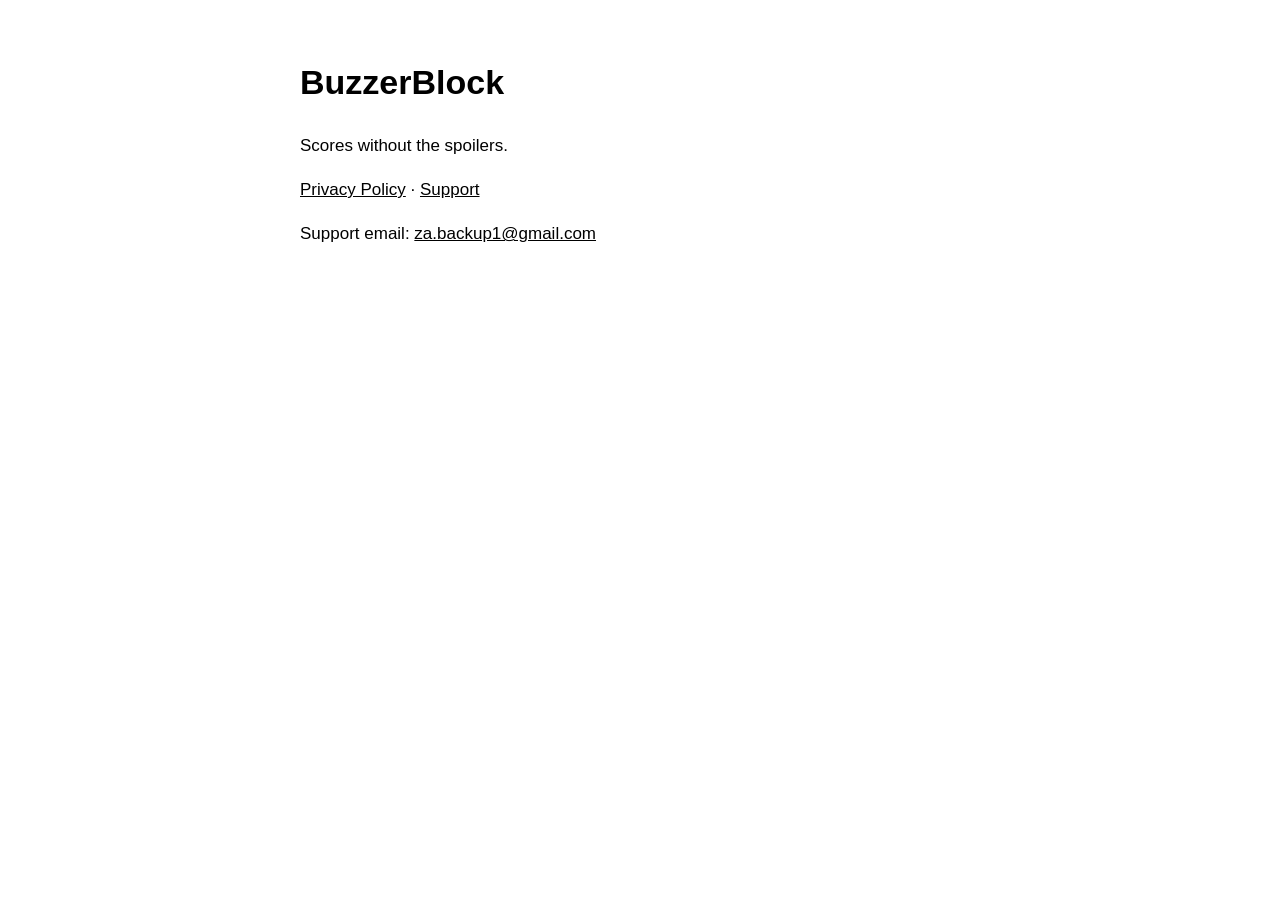
<file: index.html>
<!doctype html>
<html lang="en"><head><meta charset="utf-8"><meta name="viewport" content="width=device-width,initial-scale=1"><title>BuzzerBlock</title>
<style>:root{color-scheme:light dark}body{font:17px/1.6 -apple-system,BlinkMacSystemFont,"Segoe UI",sans-serif;margin:0;padding:32px 16px}main{max-width:680px;margin:0 auto}a{color:inherit}</style></head>
<body><main><h1>BuzzerBlock</h1><p>Scores without the spoilers.</p><p><a href="privacy-policy.html">Privacy Policy</a> &middot; <a href="support.html">Support</a></p><p>Support email: <a href="mailto:za.backup1@gmail.com">za.backup1@gmail.com</a></p></main></body></html>
</file>
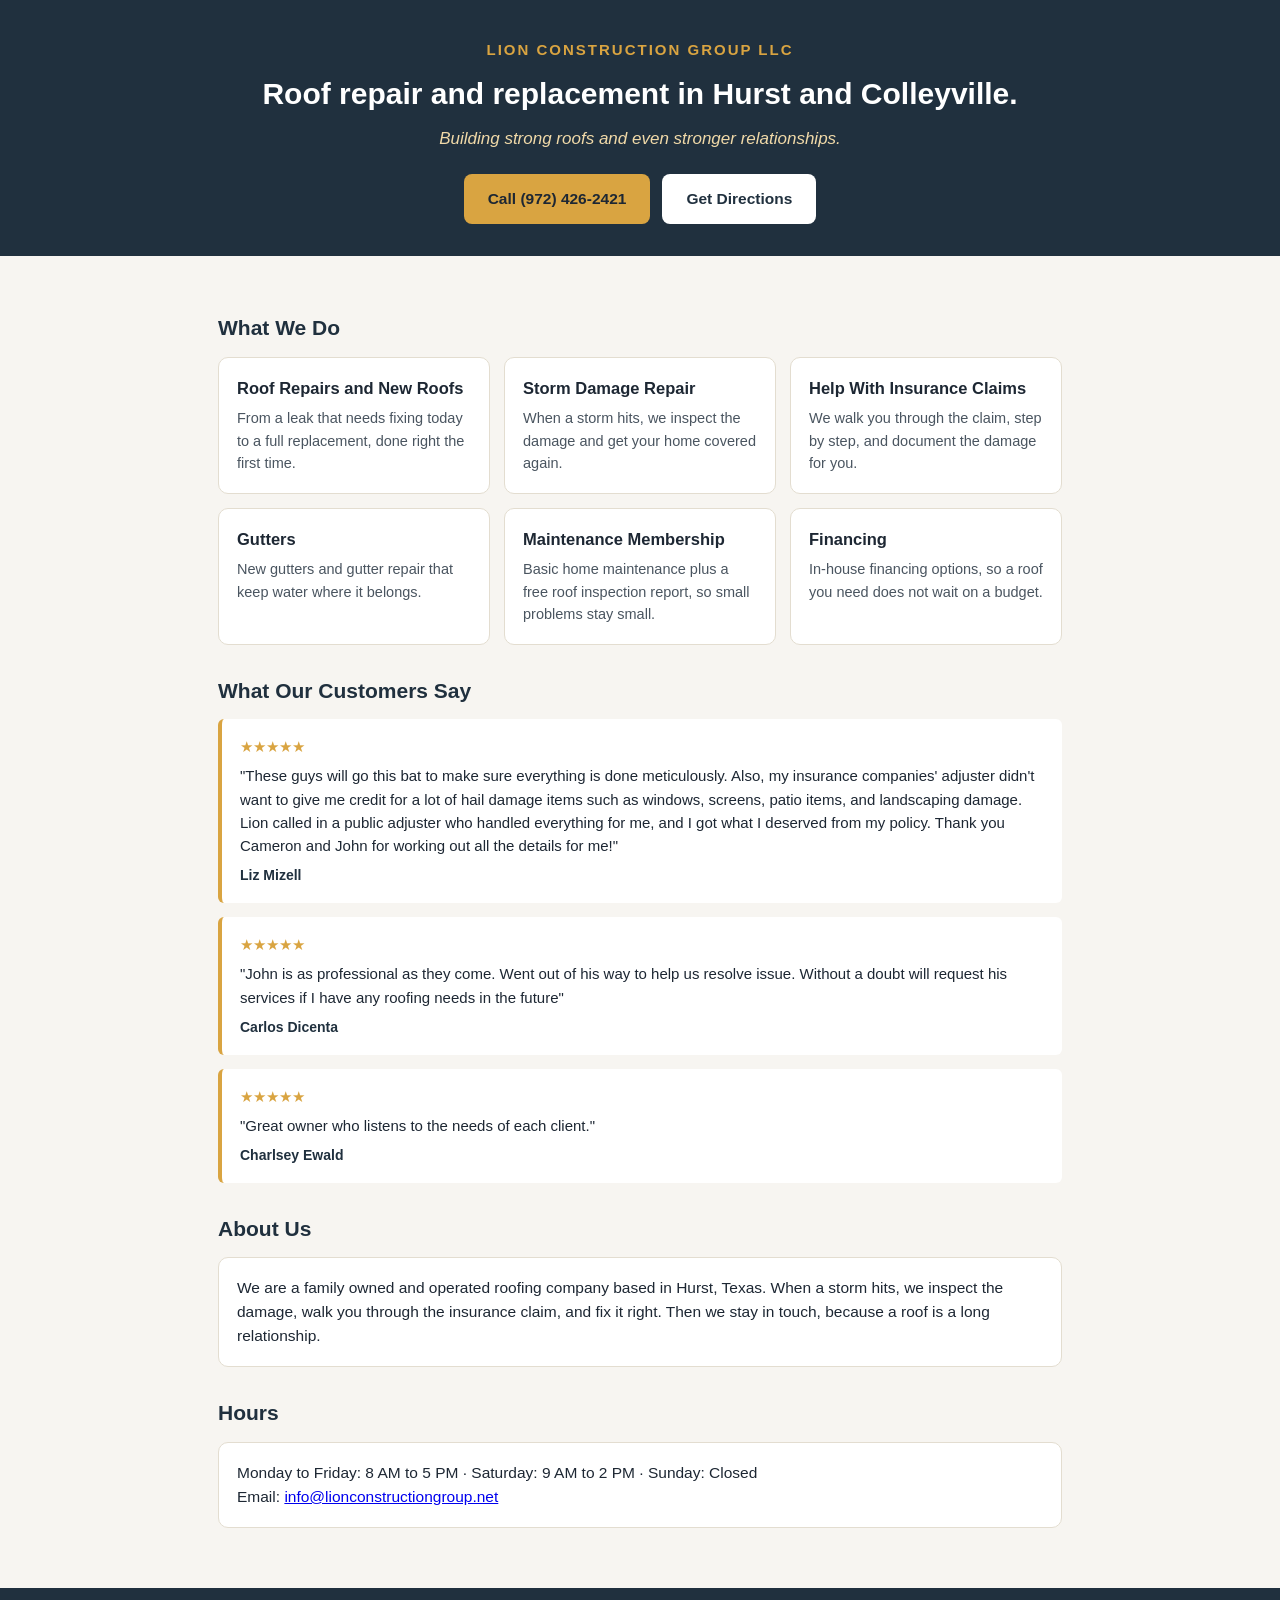
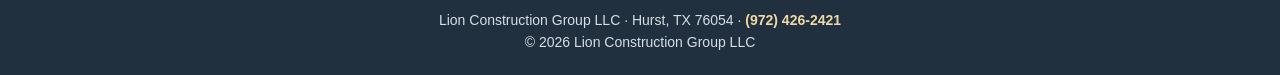
<file: previews/lion/index.html>
<!DOCTYPE html>
<html lang="en">
<head>
<meta charset="UTF-8">
<meta name="viewport" content="width=device-width, initial-scale=1.0">
<title>Lion Construction Group LLC | Roofing in Hurst &amp; Colleyville, TX</title>
<style>
  * { margin:0; padding:0; box-sizing:border-box; }
  body { font-family: -apple-system, 'Segoe UI', Roboto, Helvetica, Arial, sans-serif; color:#1d2733; background:#f7f5f1; line-height:1.55; }
  header { background:#20303e; color:#fff; padding:38px 20px 32px; text-align:center; }
  header .brand { font-size:15px; letter-spacing:2px; color:#d9a441; font-weight:700; text-transform:uppercase; }
  header h1 { font-size:30px; margin-top:10px; }
  header p.tag { color:#f0d9a8; font-size:17px; margin-top:8px; font-style:italic; }
  .cta-row { display:flex; gap:12px; justify-content:center; margin-top:22px; flex-wrap:wrap; }
  .btn { display:inline-block; padding:13px 24px; border-radius:8px; font-weight:700; font-size:15.5px; text-decoration:none; }
  .btn-call { background:#d9a441; color:#1d2733; }
  .btn-ghost { background:#fff; color:#20303e; }
  main { max-width:880px; margin:0 auto; padding:26px 18px 60px; }
  h2 { font-size:21px; margin:30px 0 12px; color:#20303e; }
  .cards { display:grid; grid-template-columns:repeat(auto-fit,minmax(240px,1fr)); gap:14px; }
  .card { background:#fff; border:1px solid #e3ddd0; border-radius:10px; padding:18px; }
  .card h3 { font-size:16.5px; margin-bottom:6px; }
  .card p { font-size:14.5px; color:#4a5560; }
  .review { background:#fff; border-left:4px solid #d9a441; border-radius:6px; padding:16px 18px; margin-bottom:14px; }
  .review .stars { color:#d9a441; font-size:15px; }
  .review p { font-size:15px; margin-top:6px; }
  .review .who { margin-top:8px; font-weight:700; font-size:14px; color:#20303e; }
  .about, .hours { font-size:15.5px; background:#fff; border:1px solid #e3ddd0; border-radius:10px; padding:18px; }
  footer { background:#20303e; color:#d7dee4; text-align:center; padding:22px 16px; font-size:14px; }
  footer a { color:#f0d9a8; text-decoration:none; font-weight:700; }
</style>
</head>
<body>
<header>
  <div class="brand">Lion Construction Group LLC</div>
  <h1>Roof repair and replacement in Hurst and Colleyville.</h1>
  <p class="tag">Building strong roofs and even stronger relationships.</p>
  <div class="cta-row">
    <a class="btn btn-call" href="tel:+19724262421">Call (972) 426-2421</a>
    <a class="btn btn-ghost" href="https://www.google.com/maps/search/?api=1&amp;query=Lion+Construction+Group+LLC+Hurst+TX">Get Directions</a>
  </div>
</header>
<main>
  <h2>What We Do</h2>
  <div class="cards">
    <div class="card"><h3>Roof Repairs and New Roofs</h3><p>From a leak that needs fixing today to a full replacement, done right the first time.</p></div>
    <div class="card"><h3>Storm Damage Repair</h3><p>When a storm hits, we inspect the damage and get your home covered again.</p></div>
    <div class="card"><h3>Help With Insurance Claims</h3><p>We walk you through the claim, step by step, and document the damage for you.</p></div>
    <div class="card"><h3>Gutters</h3><p>New gutters and gutter repair that keep water where it belongs.</p></div>
    <div class="card"><h3>Maintenance Membership</h3><p>Basic home maintenance plus a free roof inspection report, so small problems stay small.</p></div>
    <div class="card"><h3>Financing</h3><p>In-house financing options, so a roof you need does not wait on a budget.</p></div>
  </div>

  <h2>What Our Customers Say</h2>
  <div class="review">
    <div class="stars">&#9733;&#9733;&#9733;&#9733;&#9733;</div>
    <p>"These guys will go this bat to make sure everything is done meticulously. Also, my insurance companies' adjuster didn't want to give me credit for a lot of hail damage items such as windows, screens, patio items, and landscaping damage. Lion called in a public adjuster who handled everything for me, and I got what I deserved from my policy. Thank you Cameron and John for working out all the details for me!"</p>
    <div class="who">Liz Mizell</div>
  </div>
  <div class="review">
    <div class="stars">&#9733;&#9733;&#9733;&#9733;&#9733;</div>
    <p>"John is as professional as they come. Went out of his way to help us resolve issue. Without a doubt will request his services if I have any roofing needs in the future"</p>
    <div class="who">Carlos Dicenta</div>
  </div>
  <div class="review">
    <div class="stars">&#9733;&#9733;&#9733;&#9733;&#9733;</div>
    <p>"Great owner who listens to the needs of each client."</p>
    <div class="who">Charlsey Ewald</div>
  </div>

  <h2>About Us</h2>
  <p class="about">We are a family owned and operated roofing company based in Hurst, Texas. When a storm hits, we inspect the damage, walk you through the insurance claim, and fix it right. Then we stay in touch, because a roof is a long relationship.</p>

  <h2>Hours</h2>
  <p class="hours">Monday to Friday: 8 AM to 5 PM &middot; Saturday: 9 AM to 2 PM &middot; Sunday: Closed<br>Email: <a href="mailto:info@lionconstructiongroup.net">info@lionconstructiongroup.net</a></p>
</main>
<footer>
  Lion Construction Group LLC &middot; Hurst, TX 76054 &middot; <a href="tel:+19724262421">(972) 426-2421</a><br>&copy; 2026 Lion Construction Group LLC
</footer>
</body>
</html>
</file>
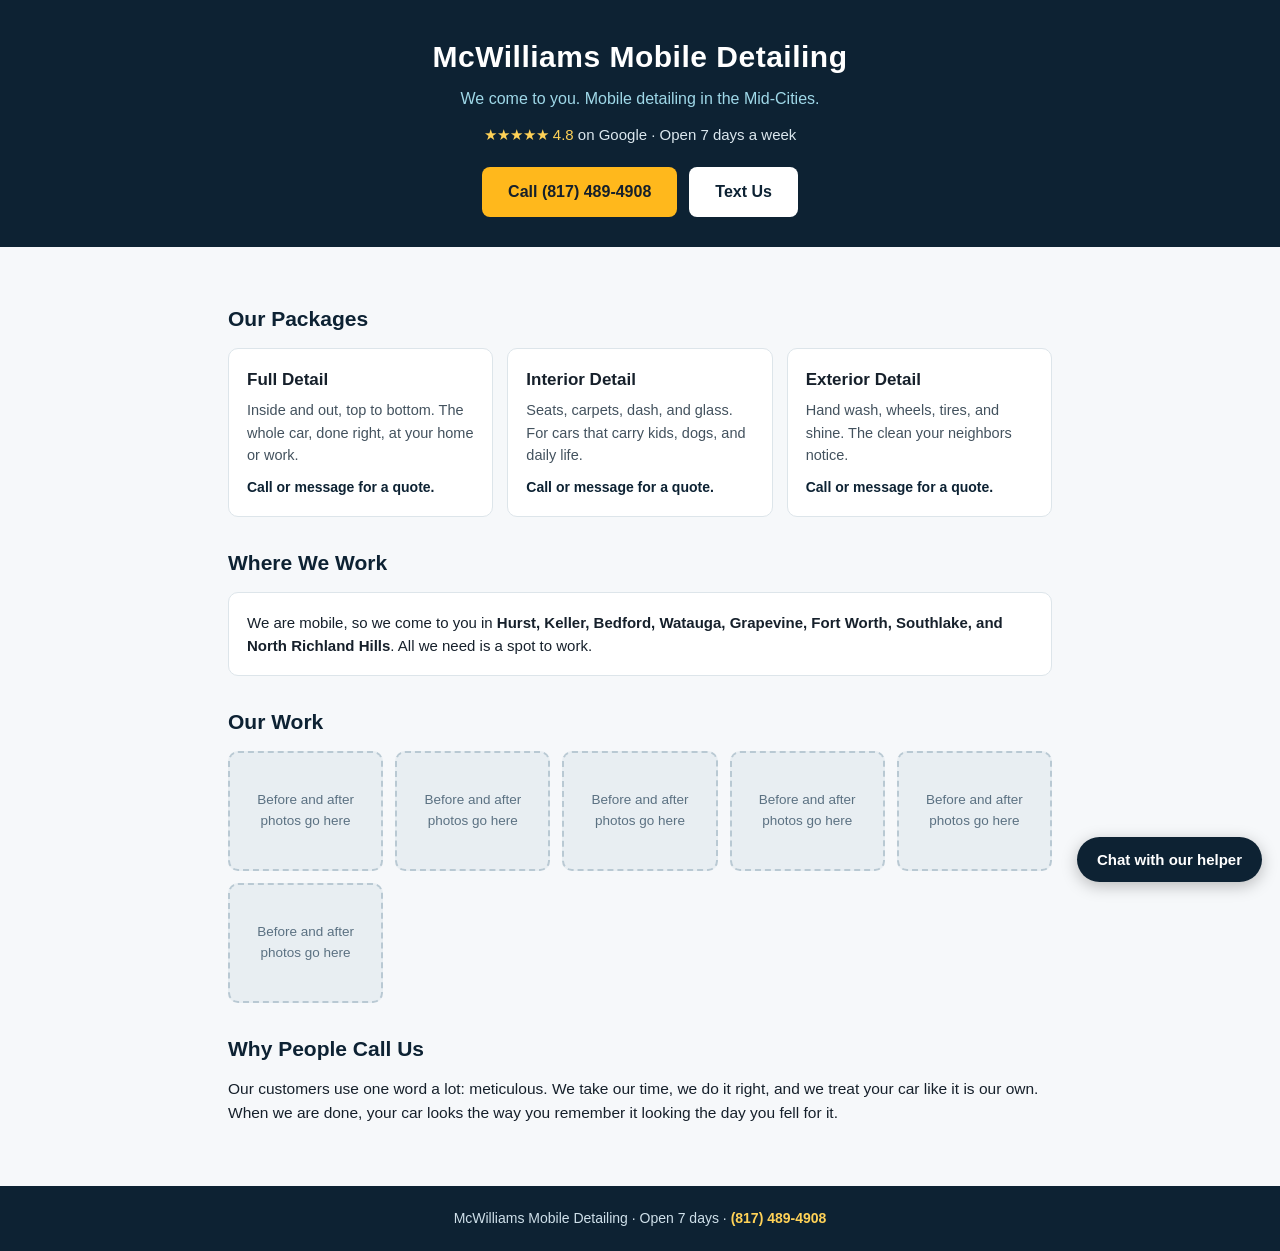
<file: previews/mcwilliams/index.html>
<!DOCTYPE html>
<html lang="en">
<head>
<meta charset="UTF-8">
<meta name="viewport" content="width=device-width, initial-scale=1.0">
<title>McWilliams Mobile Detailing | We Come To You</title>
<style>
  * { margin:0; padding:0; box-sizing:border-box; }
  body { font-family: -apple-system, 'Segoe UI', Roboto, Helvetica, Arial, sans-serif; color:#16202b; background:#f6f8fa; line-height:1.55; }
  header { background:#0d2233; color:#fff; padding:34px 20px 30px; text-align:center; }
  header h1 { font-size:30px; letter-spacing:.5px; }
  header p.tag { color:#9fd8e8; font-size:16px; margin-top:6px; }
  .stars { margin-top:12px; font-size:15px; color:#ffd257; }
  .stars span { color:#dbe7ee; }
  .cta-row { display:flex; gap:12px; justify-content:center; margin-top:20px; flex-wrap:wrap; }
  .btn { display:inline-block; padding:13px 26px; border-radius:8px; font-weight:700; font-size:16px; text-decoration:none; }
  .btn-call { background:#ffb81c; color:#16202b; }
  .btn-text { background:#fff; color:#0d2233; }
  main { max-width:860px; margin:0 auto; padding:26px 18px 60px; }
  h2 { font-size:21px; margin:30px 0 12px; color:#0d2233; }
  .cards { display:grid; grid-template-columns:repeat(auto-fit,minmax(230px,1fr)); gap:14px; }
  .card { background:#fff; border:1px solid #dde5ea; border-radius:10px; padding:18px; }
  .card h3 { font-size:17px; margin-bottom:6px; }
  .card p { font-size:14.5px; color:#43525e; }
  .card .quote { margin-top:10px; font-weight:600; color:#0d2233; font-size:14px; }
  .cities { background:#fff; border:1px solid #dde5ea; border-radius:10px; padding:18px; font-size:15px; }
  .gallery { display:grid; grid-template-columns:repeat(auto-fit,minmax(150px,1fr)); gap:12px; }
  .slot { background:#e8eef2; border:2px dashed #b9c9d3; border-radius:10px; height:120px; display:flex; align-items:center; justify-content:center; text-align:center; color:#5b7182; font-size:13.5px; padding:10px; }
  .about { font-size:15.5px; }
  footer { background:#0d2233; color:#cfe0ea; text-align:center; padding:22px 16px; font-size:14px; }
  footer a { color:#ffd257; text-decoration:none; font-weight:700; }
  /* Chat helper */
  #chatBtn { position:fixed; right:18px; bottom:18px; background:#0d2233; color:#fff; border:none; border-radius:999px; padding:14px 20px; font-size:15px; font-weight:700; cursor:pointer; box-shadow:0 4px 16px rgba(0,0,0,.25); z-index:50; }
  #chatBox { position:fixed; right:18px; bottom:78px; width:min(92vw,340px); background:#fff; border:1px solid #cfdce4; border-radius:12px; box-shadow:0 10px 30px rgba(0,0,0,.25); display:none; flex-direction:column; overflow:hidden; z-index:50; }
  #chatBox.open { display:flex; }
  #chatHead { background:#0d2233; color:#fff; padding:12px 14px; font-weight:700; font-size:14.5px; }
  #chatHead small { display:block; font-weight:400; color:#9fd8e8; font-size:12px; }
  #chatMsgs { padding:12px; height:260px; overflow-y:auto; font-size:14px; }
  .msg { margin-bottom:10px; padding:9px 11px; border-radius:10px; max-width:88%; }
  .msg.bot { background:#eef4f7; }
  .msg.me { background:#fff3cf; margin-left:auto; }
  #chatForm { border-top:1px solid #e2eaef; padding:10px; }
  #chatForm input, #chatForm select { width:100%; padding:9px; margin-bottom:8px; border:1px solid #c4d2db; border-radius:7px; font-size:14px; }
  #chatForm button { width:100%; background:#ffb81c; border:none; padding:11px; border-radius:7px; font-weight:700; font-size:14.5px; cursor:pointer; }
  .chips { padding:0 12px 10px; display:flex; flex-wrap:wrap; gap:6px; }
  .chip { background:#eef4f7; border:1px solid #cfdce4; border-radius:999px; padding:6px 11px; font-size:12.5px; cursor:pointer; }
</style>
</head>
<body>
<header>
  <h1>McWilliams Mobile Detailing</h1>
  <p class="tag">We come to you. Mobile detailing in the Mid-Cities.</p>
  <div class="stars">&#9733;&#9733;&#9733;&#9733;&#9733; 4.8 <span>on Google &middot; Open 7 days a week</span></div>
  <div class="cta-row">
    <a class="btn btn-call" href="tel:+18174894908">Call (817) 489-4908</a>
    <a class="btn btn-text" href="sms:+18174894908">Text Us</a>
  </div>
</header>
<main>
  <h2>Our Packages</h2>
  <div class="cards">
    <div class="card">
      <h3>Full Detail</h3>
      <p>Inside and out, top to bottom. The whole car, done right, at your home or work.</p>
      <p class="quote">Call or message for a quote.</p>
    </div>
    <div class="card">
      <h3>Interior Detail</h3>
      <p>Seats, carpets, dash, and glass. For cars that carry kids, dogs, and daily life.</p>
      <p class="quote">Call or message for a quote.</p>
    </div>
    <div class="card">
      <h3>Exterior Detail</h3>
      <p>Hand wash, wheels, tires, and shine. The clean your neighbors notice.</p>
      <p class="quote">Call or message for a quote.</p>
    </div>
  </div>

  <h2>Where We Work</h2>
  <div class="cities">
    We are mobile, so we come to you in <strong>Hurst, Keller, Bedford, Watauga, Grapevine, Fort Worth, Southlake, and North Richland Hills</strong>. All we need is a spot to work.
  </div>

  <h2>Our Work</h2>
  <div class="gallery">
    <div class="slot">Before and after photos go here</div>
    <div class="slot">Before and after photos go here</div>
    <div class="slot">Before and after photos go here</div>
    <div class="slot">Before and after photos go here</div>
    <div class="slot">Before and after photos go here</div>
    <div class="slot">Before and after photos go here</div>
  </div>

  <h2>Why People Call Us</h2>
  <p class="about">Our customers use one word a lot: meticulous. We take our time, we do it right, and we treat your car like it is our own. When we are done, your car looks the way you remember it looking the day you fell for it.</p>
</main>
<footer>
  McWilliams Mobile Detailing &middot; Open 7 days &middot; <a href="tel:+18174894908">(817) 489-4908</a>
</footer>

<button id="chatBtn" onclick="toggleChat()">Chat with our helper</button>
<div id="chatBox">
  <div id="chatHead">McWilliams Helper<small>This is an automated helper, not a person. It takes messages for Kyle.</small></div>
  <div id="chatMsgs">
    <div class="msg bot">Hi, I am the McWilliams helper. Ask me about prices, areas we serve, or booking, and I will help or take a message for Kyle.</div>
  </div>
  <div class="chips">
    <span class="chip" onclick="ask('How much does it cost?')">Prices</span>
    <span class="chip" onclick="ask('Do you come to my city?')">Areas served</span>
    <span class="chip" onclick="ask('How do I book?')">Booking</span>
    <span class="chip" onclick="ask('Can you get out a bad stain or smell?')">Stains and smells</span>
  </div>
  <form id="chatForm" onsubmit="return sendMsg(event)">
    <input id="chatInput" type="text" placeholder="Type your question..." autocomplete="off">
    <button type="submit">Send</button>
  </form>
</div>

<script>
var box = document.getElementById('chatBox');
function toggleChat(){ box.classList.toggle('open'); }
function addMsg(text, who){
  var d = document.createElement('div');
  d.className = 'msg ' + who; d.textContent = text;
  var m = document.getElementById('chatMsgs');
  m.appendChild(d); m.scrollTop = m.scrollHeight;
}
function answer(q){
  q = q.toLowerCase();
  if (q.indexOf('cost')>-1 || q.indexOf('price')>-1 || q.indexOf('much')>-1 || q.indexOf('package')>-1){
    return 'Prices are set by package and by the car, the same way our Google profile works today. If you leave your name and number, Kyle will send you a quote. Want me to take your details?';
  }
  if (q.indexOf('city')>-1 || q.indexOf('come to')>-1 || q.indexOf('area')>-1 || q.indexOf('where')>-1 || q.indexOf('cover')>-1){
    return 'Yes, we are mobile and we come to you. We serve Hurst, Keller, Bedford, Watauga, Grapevine, Fort Worth, Southlake, and North Richland Hills. Outside those cities, I can still take a message for Kyle.';
  }
  if (q.indexOf('book')>-1 || q.indexOf('schedule')>-1 || q.indexOf('appointment')>-1 || q.indexOf('soon')>-1){
    return 'Easy. Leave your name, your phone number, your car, and what you want done, and Kyle gets it right away. Or tap the Call or Text button at the top of this page.';
  }
  if (q.indexOf('stain')>-1 || q.indexOf('smell')>-1 || q.indexOf('pet')>-1 || q.indexOf('hair')>-1 || q.indexOf('odor')>-1){
    return 'Most stains, smells, and pet hair get much better with a full interior detail, but every car is different and I have not seen yours. Kyle can give you a straight answer and a quote if you leave your number.';
  }
  if (q.indexOf('hour')>-1 || q.indexOf('open')>-1 || q.indexOf('when')>-1){
    return 'We are open 7 days a week. Call or text (817) 489-4908 and Kyle will set a time that works for you.';
  }
  if (q.indexOf('long')>-1 || q.indexOf('take')>-1){
    return 'That depends on the package and the car, so I do not want to guess. Leave your number and Kyle will tell you straight.';
  }
  return 'I do not know that one yet, and I do not want to guess. Leave your name and number and Kyle will get back to you. Or call or text (817) 489-4908.';
}
function ask(q){ addMsg(q,'me'); setTimeout(function(){ addMsg(answer(q),'bot'); }, 350); }
function sendMsg(e){
  e.preventDefault();
  var i = document.getElementById('chatInput');
  var v = i.value.trim(); if(!v) return false;
  i.value=''; ask(v); return false;
}
</script>
</body>
</html>
</file>
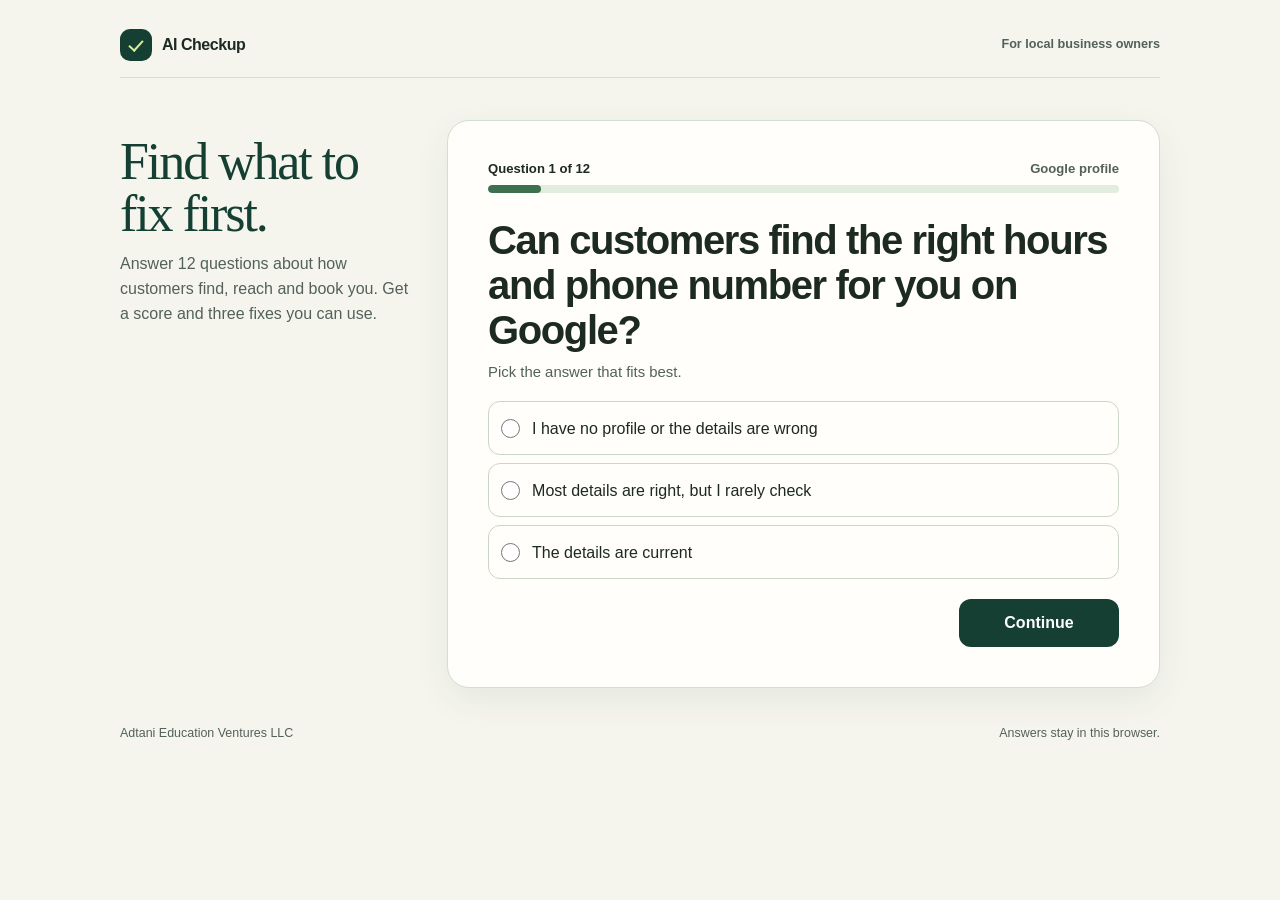
<file: tools/ai-checkup/index.html>
<!doctype html>
<html lang="en">
<head>
  <meta charset="utf-8">
  <meta name="viewport" content="width=device-width, initial-scale=1">
  <meta name="color-scheme" content="light">
  <title>AI Checkup | Adtani Education Ventures</title>
  <link rel="stylesheet" href="styles.css">
  <script src="app.js" defer></script>
</head>
<body>
  <header class="site-header shell">
    <div class="brand"><span class="brand-mark" aria-hidden="true"></span> AI Checkup</div>
    <p>For local business owners</p>
  </header>
  <main class="shell">
    <noscript><p>Turn on JavaScript to take the checkup.</p></noscript>
    <div id="quiz" class="quiz-layout">
      <aside class="intro">
        <p class="intro-title">Find what to fix first.</p>
        <p>Answer 12 questions about how customers find, reach and book you. Get a score and three fixes you can use.</p>
      </aside>
      <form id="quiz-form" class="card" novalidate>
        <div class="progress-line">
          <span id="step-count">Question 1 of 12</span>
          <span id="step-topic">Google profile</span>
        </div>
        <progress id="progress" max="12" value="1" aria-label="Checkup progress"></progress>
        <h1 id="step-title" tabindex="-1"></h1>
        <p id="step-help" class="step-help"></p>
        <div id="answer-area"></div>
        <p id="quiz-error" class="error" role="alert"></p>
        <div class="actions">
          <button id="back" type="button" class="button secondary" hidden>Back</button>
          <button id="next" type="submit" class="button primary">Continue</button>
        </div>
      </form>
    </div>

    <section id="report" class="report" hidden aria-labelledby="report-title">
      <header class="report-top">
        <div>
          <p class="eyebrow">AI Checkup report</p>
          <h1 id="report-title" tabindex="-1">Your business checkup</h1>
          <p id="score-summary">Your score is based on the 11 questions with choices. Your note is separate.</p>
        </div>
        <div class="score" aria-describedby="score-summary">
          <span class="score-label">Your score</span>
          <div><strong id="score-number"></strong> <span>out of 100</span></div>
          <span id="grade" class="grade"></span>
        </div>
      </header>
      <section class="card report-section" aria-labelledby="fix-title">
        <h2 id="fix-title">Your first three fixes</h2>
        <ol id="fixes" class="fixes"></ol>
      </section>
      <section id="note-section" class="card report-section" aria-labelledby="note-title" hidden>
        <h2 id="note-title">Your biggest headache</h2>
        <p id="pain-note"></p>
      </section>
      <section class="booking" aria-labelledby="booking-title">
        <div>
          <h2 id="booking-title">Want help with the first fix?</h2>
          <p>Bring this report to a free walkthrough and talk through what to try first.</p>
        </div>
        <div class="booking-action">
          <a id="booking-link" class="button primary">Book my free walkthrough</a>
          <p id="booking-status" class="booking-status" role="status"></p>
        </div>
      </section>
      <div class="report-actions">
        <button id="print" type="button" class="button secondary">Print report</button>
        <button id="restart" type="button" class="button secondary">Start over</button>
      </div>
    </section>
  </main>
  <footer class="site-footer shell">
    <span>Adtani Education Ventures LLC</span>
    <span id="save-status" role="status">Answers stay in this browser.</span>
  </footer>
</body>
</html>
</file>
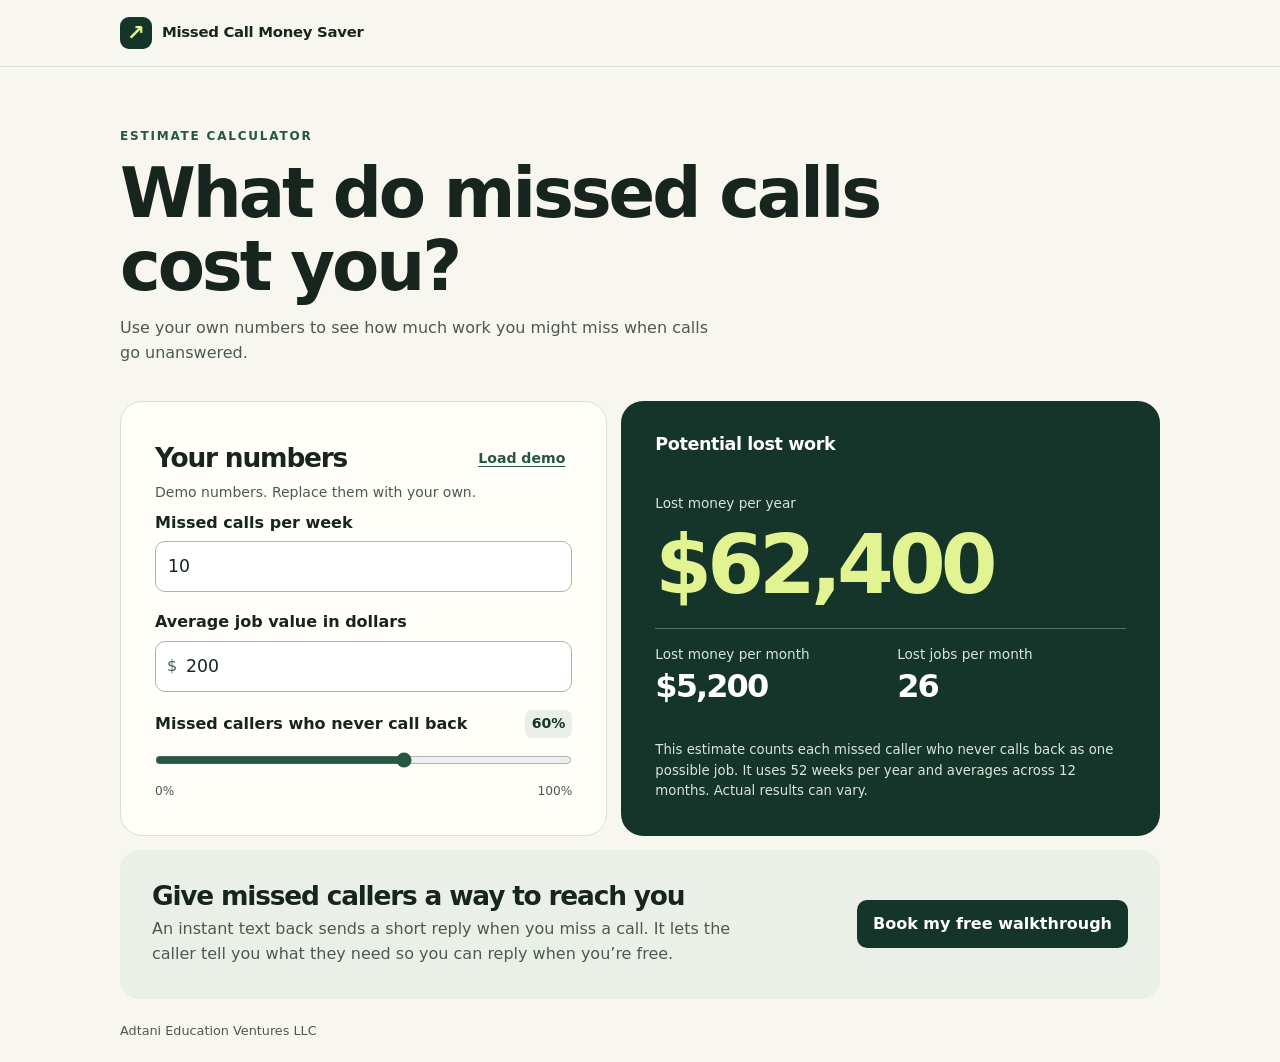
<file: tools/missed-call-saver/index.html>
<!doctype html>
<html lang="en">
<head>
  <meta charset="utf-8">
  <meta name="viewport" content="width=device-width, initial-scale=1">
  <meta name="color-scheme" content="light">
  <title>Missed Call Money Saver</title>
  <link rel="stylesheet" href="style.css">
  <script src="app.js" defer></script>
</head>
<body>
  <header class="site-header">
    <div class="wrap masthead">
      <div class="mark" aria-hidden="true">↗</div>
      <span>Missed Call Money Saver</span>
    </div>
  </header>

  <main class="wrap">
    <header class="intro">
      <p class="eyebrow">Estimate calculator</p>
      <h1>What do missed calls cost you?</h1>
      <p>Use your own numbers to see how much work you might miss when calls go unanswered.</p>
    </header>

    <div class="calculator">
      <section class="panel inputs" aria-labelledby="inputs-heading">
        <div class="panel-head">
          <h2 id="inputs-heading">Your numbers</h2>
          <button id="load-demo" type="button" class="quiet-button">Load demo</button>
        </div>
        <p id="input-note" class="input-note">Demo numbers. Replace them with your own.</p>

        <label for="calls">Missed calls per week</label>
        <input id="calls" type="number" min="0" max="1000000" step="1" inputmode="numeric" placeholder="0" value="10">

        <label for="job-value">Average job value in dollars</label>
        <div class="currency-field">
          <span aria-hidden="true">$</span>
          <input id="job-value" type="number" min="0" max="1000000000" step="0.01" inputmode="decimal" placeholder="0" value="200">
        </div>

        <div class="slider-label">
          <label for="share">Missed callers who never call back</label>
          <output id="share-value" for="share">60%</output>
        </div>
        <input id="share" type="range" min="0" max="100" step="1" value="60" aria-valuetext="60 percent">
        <div class="range-ends" aria-hidden="true"><span>0%</span><span>100%</span></div>
      </section>

      <section class="panel results" aria-labelledby="results-heading">
        <h2 id="results-heading">Potential lost work</h2>
        <div class="estimate" aria-live="polite" aria-atomic="true">
          <div class="metric primary-metric">
            <span class="metric-label">Lost money per year</span>
            <strong id="annual-value">$62,400</strong>
          </div>
          <div class="secondary-metrics">
            <div class="metric">
              <span class="metric-label">Lost money per month</span>
              <strong id="monthly-value">$5,200</strong>
            </div>
            <div class="metric">
              <span class="metric-label">Lost jobs per month</span>
              <strong id="monthly-jobs">26</strong>
            </div>
          </div>
        </div>
        <p class="assumption">This estimate counts each missed caller who never calls back as one possible job. It uses 52 weeks per year and averages across 12 months. Actual results can vary.</p>
      </section>
    </div>

    <section class="booking" aria-labelledby="booking-heading">
      <div>
        <h2 id="booking-heading">Give missed callers a way to reach you</h2>
        <p>An instant text back sends a short reply when you miss a call. It lets the caller tell you what they need so you can reply when you’re free.</p>
      </div>
      <div class="booking-action">
        <a id="booking-link" class="primary-button" target="_blank" rel="noopener noreferrer">Book my free walkthrough</a>
        <p id="booking-note" role="status">Demo booking link</p>
      </div>
    </section>
  </main>

  <footer class="wrap footer">Adtani Education Ventures LLC</footer>
</body>
</html>
</file>
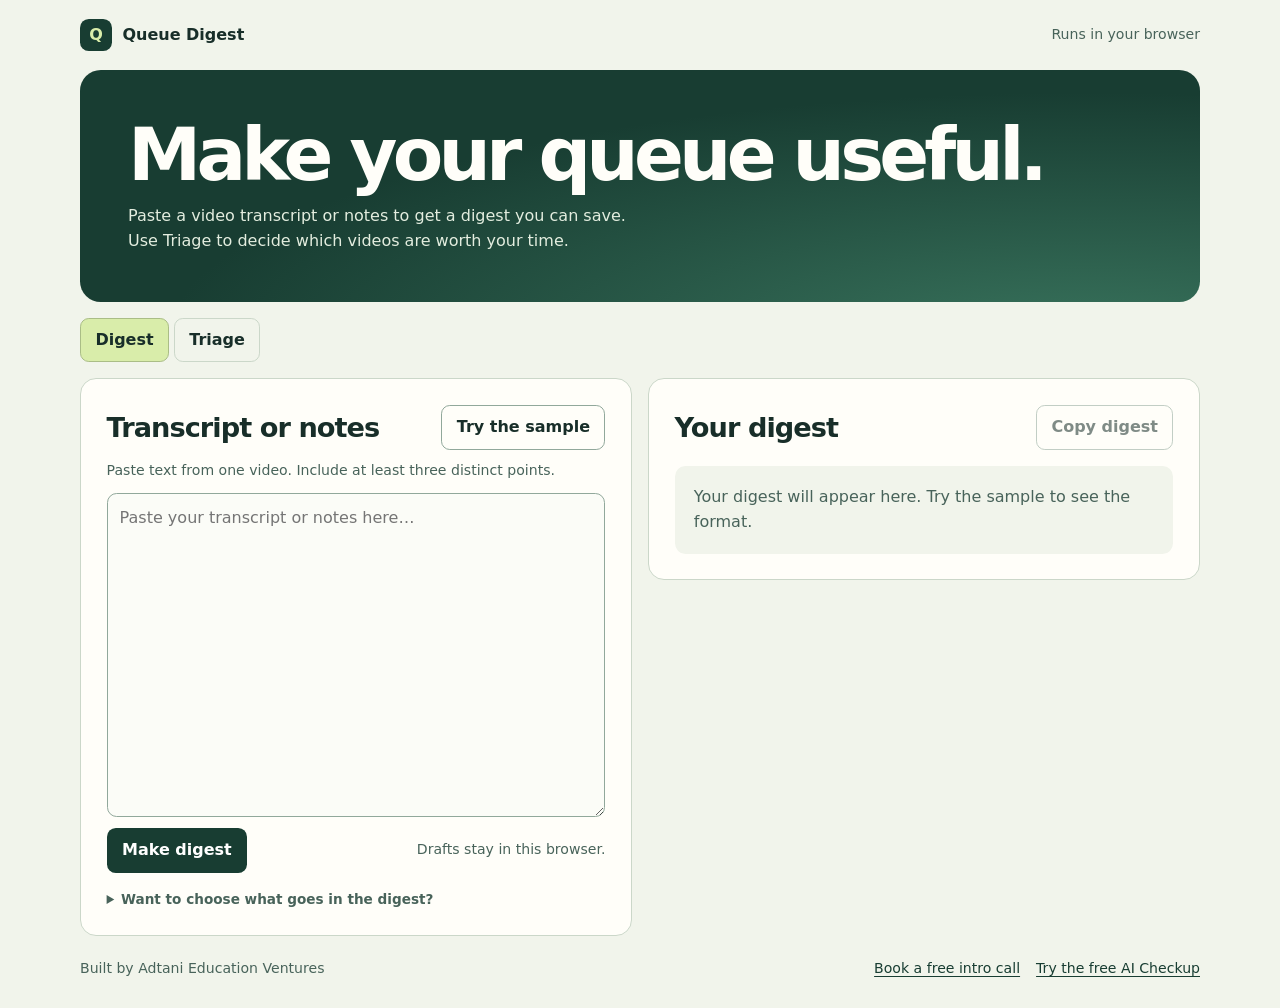
<file: tools/queue-digest/index.html>
<!doctype html>
<html lang="en">
<head>
  <meta charset="utf-8">
  <meta name="viewport" content="width=device-width, initial-scale=1">
  <meta name="description" content="Turn pasted video transcripts or notes into a five-part digest. Sort videos into Keep, Learn, or Drop. Your text stays in your browser.">
  <title>Queue Digest | Video notes and playlist triage</title>
  <link rel="stylesheet" href="style.css">
  <script src="app.js" defer></script>
</head>
<body>
  <main class="shell">
    <header class="masthead">
      <span class="brand"><span class="mark" aria-hidden="true">Q</span> Queue Digest</span>
      <span class="privacy">Runs in your browser</span>
    </header>

    <section class="hero" aria-labelledby="hero-title">
      <h1 id="hero-title">Make your queue useful.</h1>
      <p>Paste a video transcript or notes to get a digest you can save.<br>Use Triage to decide which videos are worth your time.</p>
    </section>

    <nav class="switch" aria-label="Choose a tool">
      <button type="button" data-mode="digest" aria-pressed="true">Digest</button>
      <button type="button" data-mode="triage" aria-pressed="false">Triage</button>
    </nav>

    <div class="workspace">
      <form class="panel input-panel" id="source-form">
        <div class="panel-head">
          <h2><label for="source" id="source-label">Transcript or notes</label></h2>
          <button type="button" class="secondary" id="sample">Try the sample</button>
        </div>
        <p id="source-help">Paste text from one video. Include at least three distinct points.</p>
        <textarea id="source" rows="12" aria-describedby="source-help draft-status" spellcheck="false" placeholder="Paste your transcript or notes here…"></textarea>
        <div class="form-bottom">
          <button type="submit" class="primary" id="run">Make digest</button>
          <p class="muted" id="draft-status">Drafts stay in this browser.</p>
        </div>
        <p id="source-status" role="status"></p>
        <details id="digest-tips">
          <summary>Want to choose what goes in the digest?</summary>
          <p>Give any section its own line. Try <code>What this is:</code>, <code>Takeaway:</code>, <code>Move:</code>, <code>Money: Stretch</code>, or <code>Benefit:</code>. Add a reason after the money label.</p>
        </details>
      </form>

      <section class="panel result-panel" aria-labelledby="result-title">
        <div class="panel-head">
          <div>
            <p class="sample-badge" id="sample-badge" hidden>Sample · made up</p>
            <h2 id="result-title" tabindex="-1">Your digest</h2>
          </div>
          <button type="button" class="secondary" id="copy" disabled>Copy digest</button>
        </div>
        <p class="muted" id="cleanup" hidden></p>
        <p class="empty" id="empty">Your digest will appear here. Try the sample to see the format.</p>
        <div id="result"></div>
        <p id="copy-status" role="status"></p>
        <textarea id="copy-text" rows="9" readonly hidden aria-label="Result text to copy"></textarea>
      </section>
    </div>

    <footer>
      <p>Built by Adtani Education Ventures</p>
      <div class="footer-links">
        <a href="https://calendly.com/zkadtani/job">Book a free intro call</a>
        <a href="https://zainadtani.github.io/buzzerblock-legal/tools/ai-checkup/">Try the free AI Checkup</a>
      </div>
    </footer>
  </main>
</body>
</html>
</file>
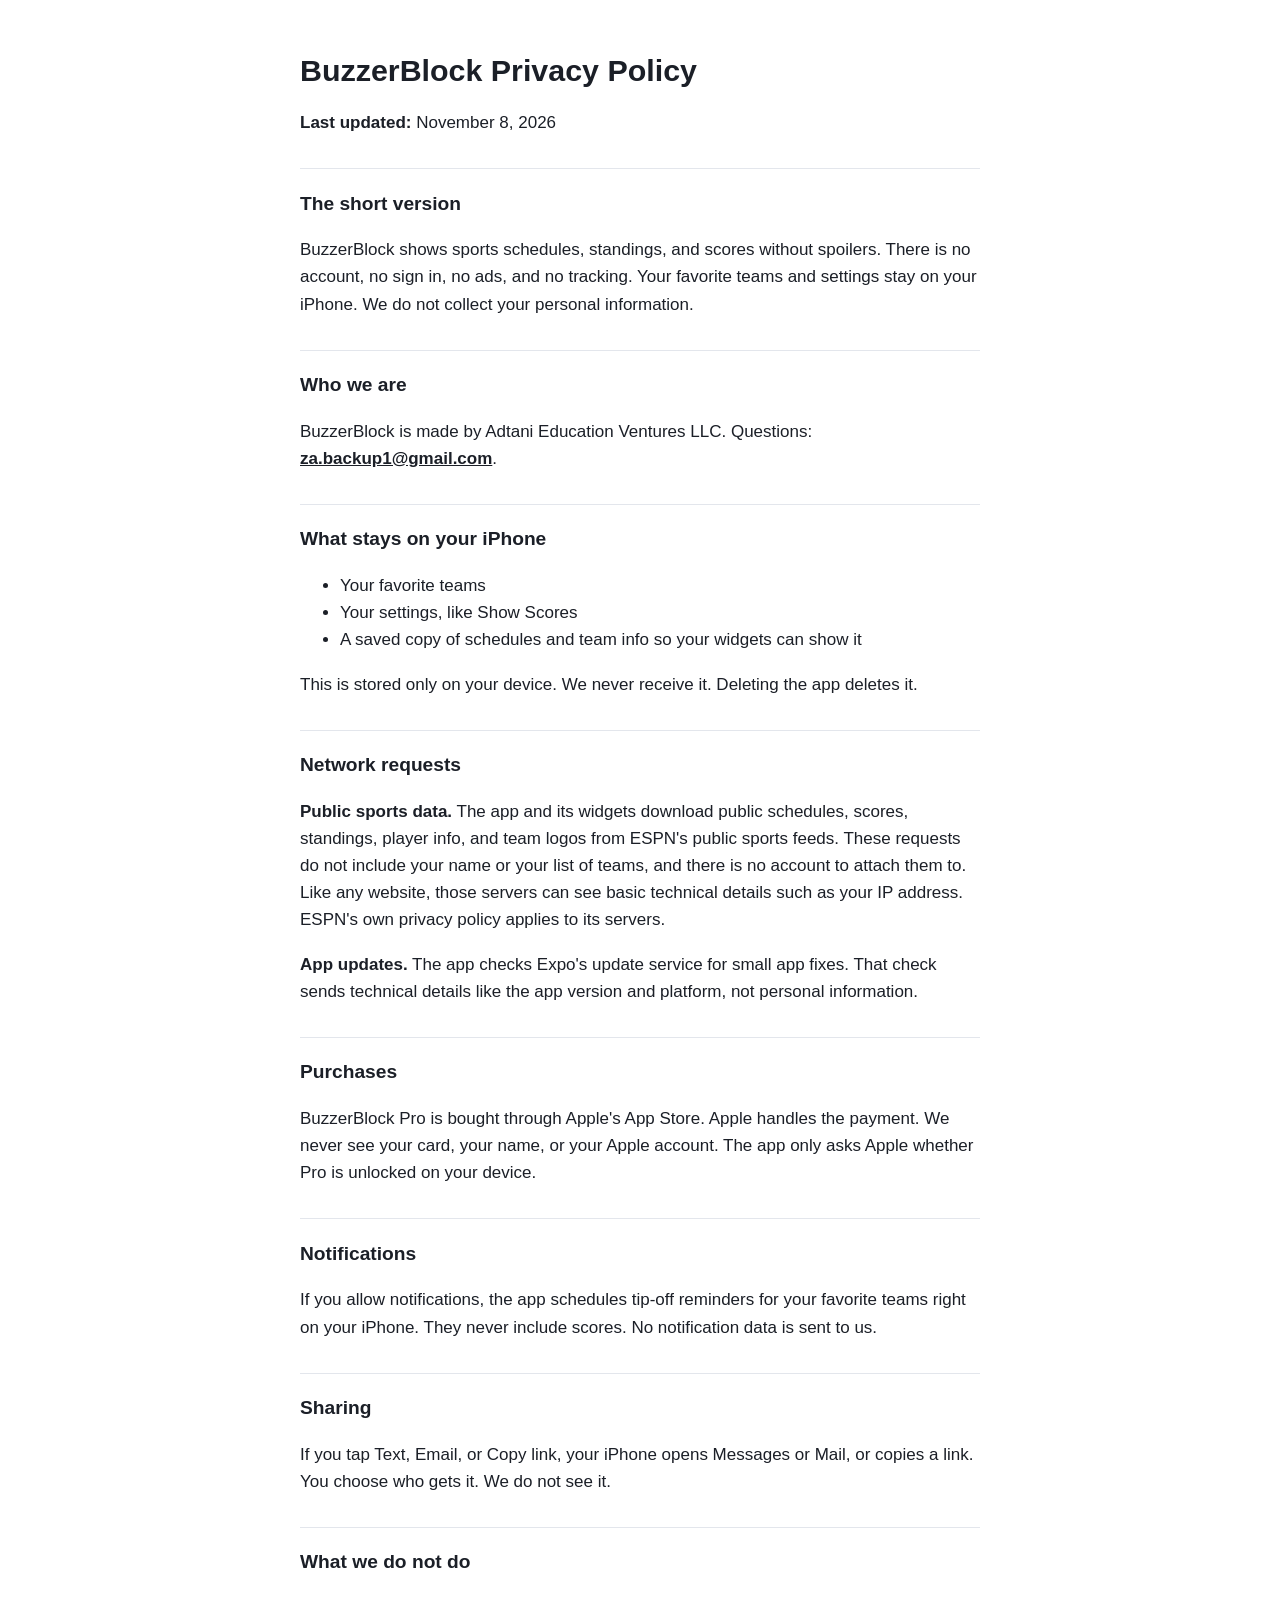
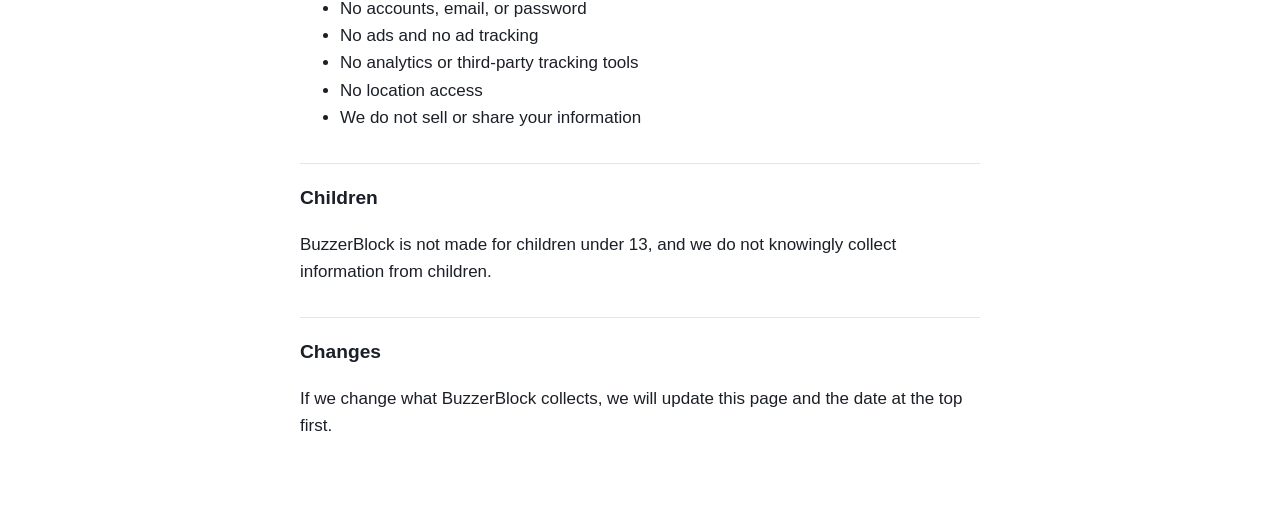
<file: privacy-policy.html>
<!doctype html>
<html lang="en">
<head>
<meta charset="utf-8">
<meta name="viewport" content="width=device-width,initial-scale=1">
<title>BuzzerBlock Privacy Policy</title>
<style>
  :root { color-scheme: light dark; --bg: #ffffff; --fg: #1b1f27; --muted: #5a6475; --line: #e3e6ec; }
  @media (prefers-color-scheme: dark) { :root { --bg: #0f131a; --fg: #eef1f5; --muted: #a3adbd; --line: #262d39; } }
  body { background: var(--bg); color: var(--fg); font: 17px/1.6 -apple-system, BlinkMacSystemFont, "Segoe UI", sans-serif; margin: 0; padding: 32px 16px 64px; }
  main { max-width: 680px; margin: 0 auto; }
  h1 { font-size: 1.9rem; line-height: 1.2; }
  h2 { font-size: 1.2rem; margin-top: 2rem; border-top: 1px solid var(--line); padding-top: 1.2rem; }
  a { color: inherit; }
</style>
</head>
<body>
<main>
<h1>BuzzerBlock Privacy Policy</h1>
<p><strong>Last updated:</strong> November 8, 2026</p>

<h2>The short version</h2>
<p>BuzzerBlock shows sports schedules, standings, and scores without spoilers. There is no account, no sign in, no ads, and no tracking. Your favorite teams and settings stay on your iPhone. We do not collect your personal information.</p>

<h2>Who we are</h2>
<p>BuzzerBlock is made by Adtani Education Ventures LLC. Questions: <strong><a href="mailto:za.backup1@gmail.com">za.backup1@gmail.com</a></strong>.</p>

<h2>What stays on your iPhone</h2>
<ul>
<li>Your favorite teams</li>
<li>Your settings, like Show Scores</li>
<li>A saved copy of schedules and team info so your widgets can show it</li>
</ul>
<p>This is stored only on your device. We never receive it. Deleting the app deletes it.</p>

<h2>Network requests</h2>
<p><strong>Public sports data.</strong> The app and its widgets download public schedules, scores, standings, player info, and team logos from ESPN's public sports feeds. These requests do not include your name or your list of teams, and there is no account to attach them to. Like any website, those servers can see basic technical details such as your IP address. ESPN's own privacy policy applies to its servers.</p>
<p><strong>App updates.</strong> The app checks Expo's update service for small app fixes. That check sends technical details like the app version and platform, not personal information.</p>

<h2>Purchases</h2>
<p>BuzzerBlock Pro is bought through Apple's App Store. Apple handles the payment. We never see your card, your name, or your Apple account. The app only asks Apple whether Pro is unlocked on your device.</p>

<h2>Notifications</h2>
<p>If you allow notifications, the app schedules tip-off reminders for your favorite teams right on your iPhone. They never include scores. No notification data is sent to us.</p>

<h2>Sharing</h2>
<p>If you tap Text, Email, or Copy link, your iPhone opens Messages or Mail, or copies a link. You choose who gets it. We do not see it.</p>

<h2>What we do not do</h2>
<ul>
<li>No accounts, email, or password</li>
<li>No ads and no ad tracking</li>
<li>No analytics or third-party tracking tools</li>
<li>No location access</li>
<li>We do not sell or share your information</li>
</ul>

<h2>Children</h2>
<p>BuzzerBlock is not made for children under 13, and we do not knowingly collect information from children.</p>

<h2>Changes</h2>
<p>If we change what BuzzerBlock collects, we will update this page and the date at the top first.</p>
</main>
</body>
</html>
</file>
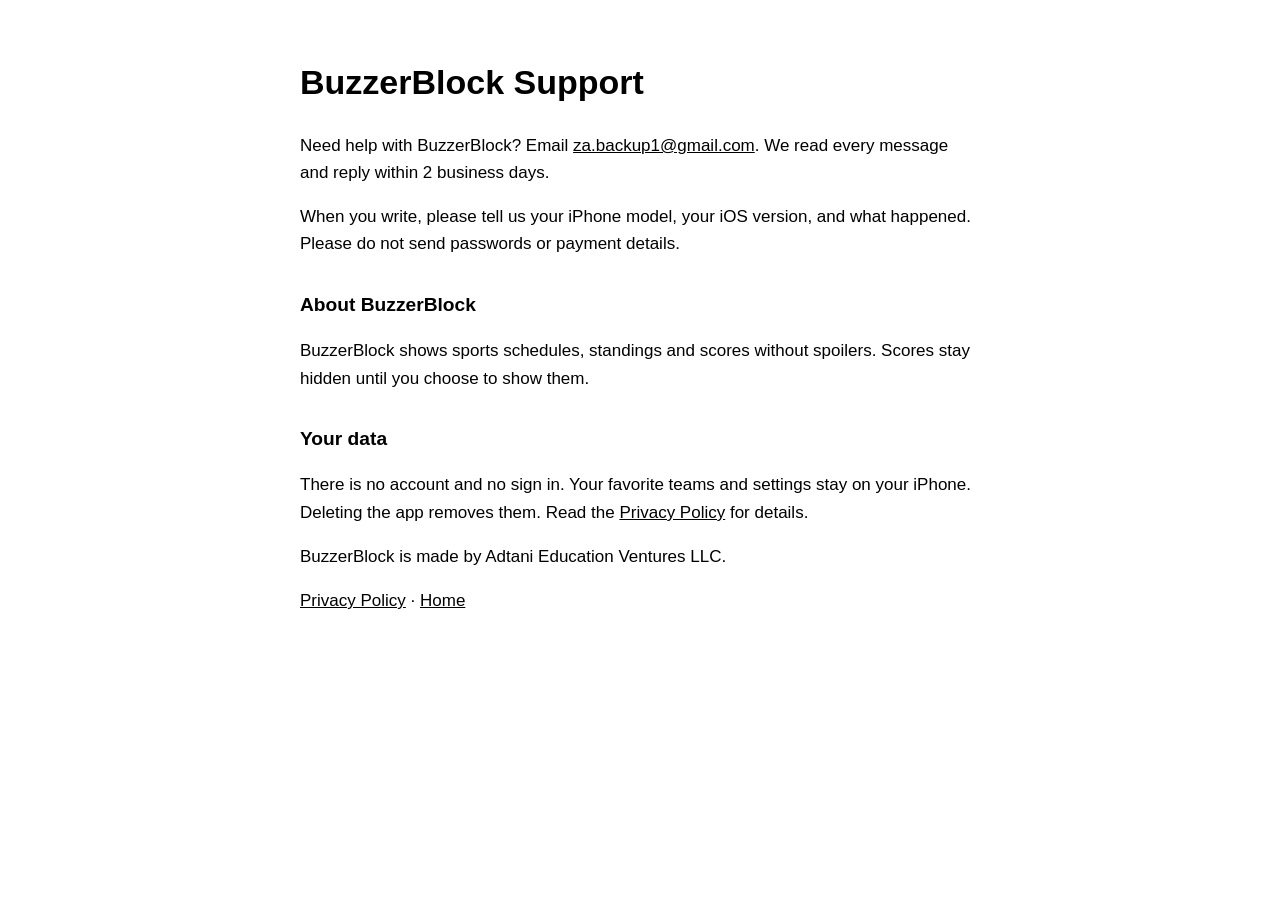
<file: support.html>
<!doctype html>
<html lang="en"><head><meta charset="utf-8"><meta name="viewport" content="width=device-width,initial-scale=1"><title>BuzzerBlock Support</title>
<style>:root{color-scheme:light dark}body{font:17px/1.6 -apple-system,BlinkMacSystemFont,"Segoe UI",sans-serif;margin:0;padding:32px 16px}main{max-width:680px;margin:0 auto}a{color:inherit}h2{font-size:1.2rem;margin-top:2rem}</style></head>
<body><main><h1>BuzzerBlock Support</h1>
<p>Need help with BuzzerBlock? Email <a href="mailto:za.backup1@gmail.com">za.backup1@gmail.com</a>. We read every message and reply within 2 business days.</p>
<p>When you write, please tell us your iPhone model, your iOS version, and what happened. Please do not send passwords or payment details.</p>
<h2>About BuzzerBlock</h2>
<p>BuzzerBlock shows sports schedules, standings and scores without spoilers. Scores stay hidden until you choose to show them.</p>
<h2>Your data</h2>
<p>There is no account and no sign in. Your favorite teams and settings stay on your iPhone. Deleting the app removes them. Read the <a href="privacy-policy.html">Privacy Policy</a> for details.</p>
<p>BuzzerBlock is made by Adtani Education Ventures LLC.</p>
<p><a href="privacy-policy.html">Privacy Policy</a> &middot; <a href="index.html">Home</a></p>
</main></body></html>
</file>
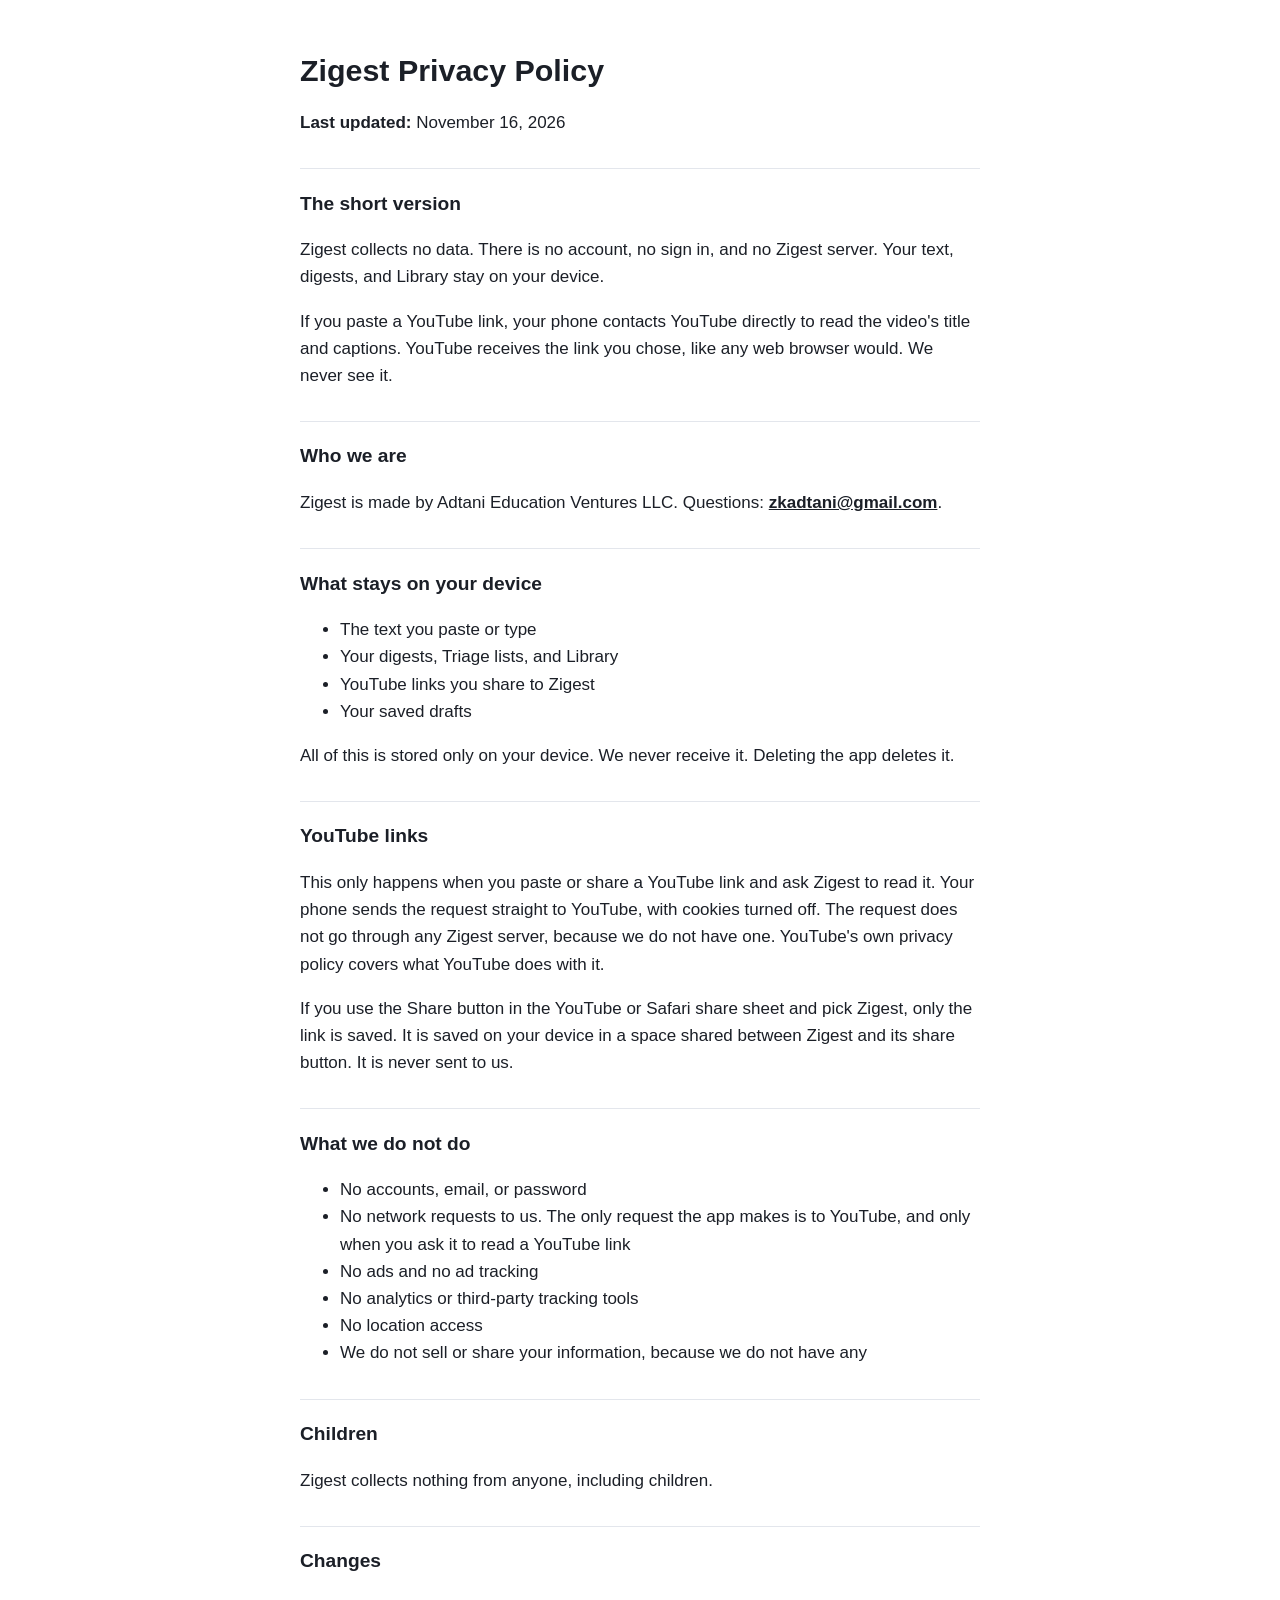
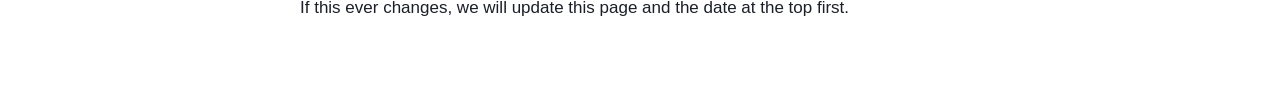
<file: zigest-privacy.html>
<!doctype html>
<html lang="en">
<head>
<meta charset="utf-8">
<meta name="viewport" content="width=device-width,initial-scale=1">
<title>Zigest Privacy Policy</title>
<style>
  :root { color-scheme: light dark; --bg: #ffffff; --fg: #1b1f27; --line: #e3e6ec; }
  @media (prefers-color-scheme: dark) { :root { --bg: #0f131a; --fg: #eef1f5; --line: #262d39; } }
  body { background: var(--bg); color: var(--fg); font: 17px/1.6 -apple-system, BlinkMacSystemFont, "Segoe UI", sans-serif; margin: 0; padding: 32px 16px 64px; }
  main { max-width: 680px; margin: 0 auto; }
  h1 { font-size: 1.9rem; line-height: 1.2; }
  h2 { font-size: 1.2rem; margin-top: 2rem; border-top: 1px solid var(--line); padding-top: 1.2rem; }
  a { color: inherit; }
</style>
</head>
<body>
<main>
<h1>Zigest Privacy Policy</h1>
<p><strong>Last updated:</strong> November 16, 2026</p>

<h2>The short version</h2>
<p>Zigest collects no data. There is no account, no sign in, and no Zigest server. Your text, digests, and Library stay on your device.</p>
<p>If you paste a YouTube link, your phone contacts YouTube directly to read the video's title and captions. YouTube receives the link you chose, like any web browser would. We never see it.</p>

<h2>Who we are</h2>
<p>Zigest is made by Adtani Education Ventures LLC. Questions: <strong><a href="mailto:zkadtani@gmail.com">zkadtani@gmail.com</a></strong>.</p>

<h2>What stays on your device</h2>
<ul>
<li>The text you paste or type</li>
<li>Your digests, Triage lists, and Library</li>
<li>YouTube links you share to Zigest</li>
<li>Your saved drafts</li>
</ul>
<p>All of this is stored only on your device. We never receive it. Deleting the app deletes it.</p>

<h2>YouTube links</h2>
<p>This only happens when you paste or share a YouTube link and ask Zigest to read it. Your phone sends the request straight to YouTube, with cookies turned off. The request does not go through any Zigest server, because we do not have one. YouTube's own privacy policy covers what YouTube does with it.</p>
<p>If you use the Share button in the YouTube or Safari share sheet and pick Zigest, only the link is saved. It is saved on your device in a space shared between Zigest and its share button. It is never sent to us.</p>

<h2>What we do not do</h2>
<ul>
<li>No accounts, email, or password</li>
<li>No network requests to us. The only request the app makes is to YouTube, and only when you ask it to read a YouTube link</li>
<li>No ads and no ad tracking</li>
<li>No analytics or third-party tracking tools</li>
<li>No location access</li>
<li>We do not sell or share your information, because we do not have any</li>
</ul>

<h2>Children</h2>
<p>Zigest collects nothing from anyone, including children.</p>

<h2>Changes</h2>
<p>If this ever changes, we will update this page and the date at the top first.</p>
</main>
</body>
</html>
</file>
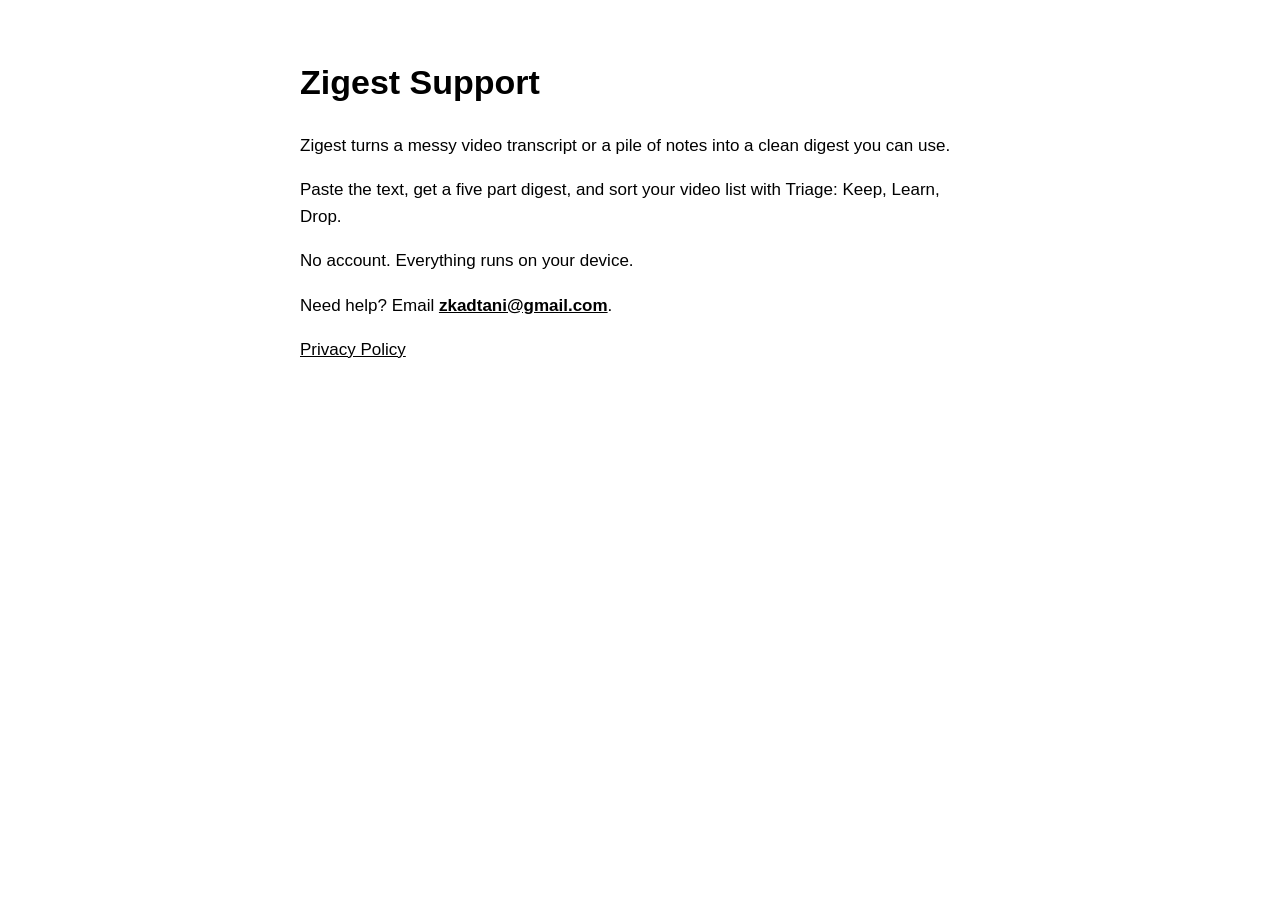
<file: zigest-support.html>
<!doctype html>
<html lang="en">
<head>
<meta charset="utf-8">
<meta name="viewport" content="width=device-width,initial-scale=1">
<title>Zigest Support</title>
<style>
  :root { color-scheme: light dark; }
  body { font: 17px/1.6 -apple-system, BlinkMacSystemFont, "Segoe UI", sans-serif; margin: 0; padding: 32px 16px 64px; }
  main { max-width: 680px; margin: 0 auto; }
  a { color: inherit; }
</style>
</head>
<body>
<main>
<h1>Zigest Support</h1>
<p>Zigest turns a messy video transcript or a pile of notes into a clean digest you can use.</p>
<p>Paste the text, get a five part digest, and sort your video list with Triage: Keep, Learn, Drop.</p>
<p>No account. Everything runs on your device.</p>
<p>Need help? Email <strong><a href="mailto:zkadtani@gmail.com">zkadtani@gmail.com</a></strong>.</p>
<p><a href="zigest-privacy.html">Privacy Policy</a></p>
</main>
</body>
</html>
</file>
<file: tools/ai-checkup/styles.css>
:root {
  color-scheme: light;
  font-family: Inter, -apple-system, BlinkMacSystemFont, "Segoe UI", sans-serif;
  color: #1d2923;
  background: #f5f5ed;
  --paper: #fffefa;
  --ink: #1d2923;
  --muted: #526159;
  --forest: #143f32;
  --forest-light: #ebf4e7;
  --line: #d4ded0;
  --accent: #d7ed9d;
}

*, *::before, *::after { box-sizing: border-box; }
[hidden] { display: none !important; }

body { margin: 0; }
p { margin: 0; line-height: 1.55; }
button, textarea { font: inherit; }

:focus-visible {
  outline: 3px solid #527647;
  outline-offset: 3px;
}

.shell {
  width: min(100% - 32px, 1040px);
  margin-inline: auto;
}

.site-header {
  display: flex;
  flex-wrap: wrap;
  align-items: center;
  justify-content: space-between;
  gap: 8px 18px;
  padding-block: 21px 16px;
  border-bottom: 1px solid var(--line);
}

.site-header p { color: var(--muted); font-size: .79rem; font-weight: 600; }

.brand {
  display: flex;
  align-items: center;
  gap: 10px;
  font-weight: 800;
  letter-spacing: -.03em;
}

.brand-mark {
  display: grid;
  place-items: center;
  width: 32px;
  height: 32px;
  border-radius: 10px;
  background: var(--forest);
}

.brand-mark::after {
  content: "";
  width: 8px;
  height: 14px;
  border: solid var(--accent);
  border-width: 0 2px 2px 0;
  transform: translateY(-1px) rotate(42deg);
}

.quiz-layout {
  display: grid;
  gap: 20px;
  margin-block: 22px;
}

.intro { padding: 0 4px; }

.intro-title {
  margin: 0 0 5px;
  color: var(--forest);
  font-family: "Instrument Serif", Georgia, serif;
  font-size: clamp(1.8rem, 6vw, 3.25rem);
  line-height: 1;
  letter-spacing: -.04em;
}

.intro > p + p { max-width: 33ch; color: var(--muted); font-size: .92rem; }

.card {
  min-width: 0;
  padding: clamp(17px, 5vw, 40px);
  border: 1px solid var(--line);
  border-radius: 22px;
  background: var(--paper);
  box-shadow: 0 12px 36px rgb(20 63 50 / .065);
}

.progress-line {
  display: flex;
  flex-wrap: wrap;
  justify-content: space-between;
  gap: 4px 12px;
  font-size: .82rem;
  font-weight: 700;
}

#step-topic { color: var(--muted); }

progress {
  display: block;
  appearance: none;
  width: 100%;
  height: 8px;
  margin: 9px 0 25px;
  overflow: hidden;
  border: 0;
  border-radius: 100px;
  background: #e4ebdf;
  accent-color: var(--forest);
}

progress::-webkit-progress-bar { background: #e4ebdf; }
progress::-webkit-progress-value { border-radius: 100px; background: #3c704f; }
progress::-moz-progress-bar { border-radius: 100px; background: #3c704f; }

h1, h2, h3 { margin: 0; }
h1, h2 { letter-spacing: -.035em; }
h1 { font-size: clamp(1.6rem, 4.7vw, 2.5rem); line-height: 1.12; }
h2 { font-size: 1.25rem; line-height: 1.2; }
h3 { font-size: 1rem; line-height: 1.3; }
h1:focus { outline: none; }

.step-help {
  margin: 9px 0 17px;
  color: var(--muted);
  font-size: .93rem;
}

.choices { display: grid; gap: 8px; }
.choice {
  display: flex;
  align-items: center;
  gap: 12px;
  min-height: 54px;
  padding: 10px 12px;
  border: 1px solid #cbd6c8;
  border-radius: 12px;
  line-height: 1.35;
  cursor: pointer;
}

.choice:hover, .choice:has(input:checked) {
  border-color: #568059;
  background: var(--forest-light);
}

.choice input {
  flex: 0 0 auto;
  width: 19px;
  height: 19px;
  margin: 0;
  accent-color: var(--forest);
}

textarea {
  display: block;
  width: 100%;
  min-height: 132px;
  padding: 12px;
  border: 1px solid #cbd6c8;
  border-radius: 12px;
  color: var(--ink);
  background: #fff;
  line-height: 1.5;
  resize: vertical;
}

.error { margin-top: 10px; color: #962d24; font-size: .91rem; font-weight: 650; }
.error:empty, .booking-status:empty { display: none; }

.actions, .report-actions {
  display: flex;
  flex-wrap: wrap;
  gap: 10px;
  margin-top: 20px;
}

.actions .primary { flex: 1; }

.button {
  display: inline-flex;
  align-items: center;
  justify-content: center;
  min-height: 48px;
  padding: 10px 17px;
  border: 1px solid transparent;
  border-radius: 12px;
  text-align: center;
  text-decoration: none;
  font-weight: 750;
  line-height: 1.25;
  cursor: pointer;
}

.primary { color: #fff; background: var(--forest); }
.primary:hover { background: #24533e; }
.secondary { color: var(--forest); background: var(--paper); border-color: #bdcbb9; }
.secondary:hover { background: var(--forest-light); border-color: #568059; }

.report { width: min(100%, 760px); margin: 22px auto; }
.report-top {
  display: grid;
  gap: 17px;
  align-items: center;
  margin-bottom: 15px;
  padding: clamp(18px, 5vw, 35px);
  border-radius: 22px;
  background: var(--forest);
  color: #fff;
}

.eyebrow, .score-label {
  display: block;
  margin-bottom: 6px;
  color: var(--accent);
  font-size: .8rem;
  font-weight: 750;
}

#score-summary { margin-top: 8px; color: #e0eee4; font-size: .92rem; }
.score {
  padding: 10px 14px 13px;
  border: 1px solid #6e9277;
  border-radius: 12px;
}

.score strong { font-size: clamp(2.6rem, 8vw, 3.5rem); line-height: 1; letter-spacing: -.05em; }
.score span { font-size: .83rem; }
.grade {
  display: inline-block;
  margin-top: 7px;
  padding: 3px 8px;
  border-radius: 100px;
  color: var(--forest);
  background: var(--accent);
  font-weight: 800;
}

.report-section { margin-bottom: 15px; padding: clamp(18px, 4vw, 28px); }
.report-section p { margin-top: 4px; color: var(--muted); }
.fixes { margin: 16px 0 0; padding-left: 26px; }
.fixes li { padding-left: 7px; }
.fixes li + li { margin-top: 13px; }
.fixes li::marker { color: var(--forest); font-weight: 800; }
#pain-note { white-space: pre-wrap; overflow-wrap: anywhere; }

.booking {
  display: grid;
  align-items: center;
  gap: 14px 22px;
  padding: clamp(18px, 4vw, 28px);
  border: 1px solid #c2d8bc;
  border-radius: 18px;
  background: var(--forest-light);
}

.booking p { margin-top: 4px; color: var(--muted); font-size: .93rem; }
.booking-action .button { width: 100%; }
.booking-status { text-align: center; }
.report-actions { margin-top: 13px; }

.site-footer {
  display: flex;
  flex-wrap: wrap;
  justify-content: space-between;
  gap: 8px 18px;
  padding-block: 12px 24px;
  color: var(--muted);
  font-size: .78rem;
}

@media (min-width: 600px) {
  .report-top { grid-template-columns: 1fr auto; }
  .score { min-width: 145px; }
  .booking { grid-template-columns: 1fr auto; }
}

@media (min-width: 800px) {
  .shell { width: min(100% - 64px, 1040px); }
  .site-header { padding-top: 29px; }
  .quiz-layout { grid-template-columns: minmax(215px, .74fr) minmax(0, 1.8fr); gap: 34px; }
  .quiz-layout, .report { margin-block: 42px 26px; }
  .intro { padding: 16px 0; }
  .intro > p + p { margin-top: 12px; font-size: 1rem; }
  .actions .primary { flex: 0 1 160px; margin-left: auto; }
}

@media print {
  @page { margin: 14mm; }
  :root, body, .card, .report-top { color: #000; background: #fff; }
  .shell, .report { width: 100%; }
  .quiz-layout, .site-header, .site-footer, .booking, .report-actions { display: none !important; }
  .report { margin: 0; }
  .report-top {
    grid-template-columns: 1fr auto;
    padding: 0 0 14px;
    border-radius: 0;
    border-bottom: 1px solid #333;
  }
  .report-section { padding: 0; border: 0; border-radius: 0; box-shadow: none; }
  .fixes li, .score { break-inside: avoid; }
  .report-section p, #score-summary, .eyebrow, .score-label, .grade, .fixes li::marker { color: #000; }
  .grade { background: #fff; padding-left: 0; }
  .score { border-color: #333; }
}
</file>
<file: tools/missed-call-saver/style.css>
:root {
  color-scheme: light;
  --paper: #f7f6ef;
  --card: #fffef9;
  --ink: #18251e;
  --muted: #4b5a51;
  --forest: #16352a;
  --green: #265644;
  --line: #d9e0d7;
  --lime: #e2f492;
  --wash: #eaf0e7;
  font-family: "Geist", "Inter", system-ui, sans-serif;
  color: var(--ink);
  background: var(--paper);
}

*, *::before, *::after { box-sizing: border-box; }
body { margin: 0; line-height: 1.55; }
button, input { font: inherit; }
h1, h2, p { margin: 0; }
h1, h2 { line-height: 1.07; letter-spacing: -.045em; }
.wrap { width: min(100% - 32px, 1040px); margin-inline: auto; }

.site-header { border-bottom: 1px solid var(--line); }
.masthead {
  min-height: 66px;
  display: flex;
  align-items: center;
  gap: 10px;
  font-size: .93rem;
  font-weight: 720;
  letter-spacing: -.02em;
}
.mark {
  display: grid;
  place-items: center;
  width: 32px;
  height: 32px;
  border-radius: 9px;
  background: var(--forest);
  color: var(--lime);
  font-size: 1.35rem;
  line-height: 1;
}

.intro { padding: clamp(26px, 6vw, 60px) 0 clamp(22px, 4vw, 36px); }
.eyebrow {
  margin-bottom: 11px;
  color: var(--green);
  font-size: .75rem;
  font-weight: 780;
  letter-spacing: .15em;
  text-transform: uppercase;
}
h1 { max-width: 19ch; font-size: clamp(2.25rem, 6vw, 4.3rem); }
.intro > p:last-child { color: var(--muted); margin-top: 12px; max-width: 58ch; }
h2 { font-size: clamp(1.3rem, 3vw, 1.65rem); }

.calculator { display: grid; gap: 14px; }
.panel {
  min-width: 0;
  border-radius: 22px;
  padding: clamp(18px, 3.8vw, 34px);
}
.inputs { background: var(--card); border: 1px solid var(--line); }
.panel-head {
  display: flex;
  flex-wrap: wrap;
  justify-content: space-between;
  align-items: center;
  gap: 5px 10px;
}
.quiet-button {
  min-height: 44px;
  border: 0;
  border-radius: 8px;
  padding: 0 7px;
  background: transparent;
  color: var(--green);
  font-size: .88rem;
  font-weight: 700;
  text-decoration: underline;
  text-underline-offset: 3px;
  cursor: pointer;
}
.quiet-button:hover { background: var(--wash); }
.input-note { color: var(--muted); min-height: 3.15em; margin: 2px 0 5px; font-size: .875rem; }
label { display: block; font-weight: 660; }
input[type="number"] {
  display: block;
  width: 100%;
  min-width: 0;
  min-height: 51px;
  margin: 6px 0 18px;
  border: 1px solid #a7b6aa;
  border-radius: 10px;
  padding: 8px 12px;
  color: var(--ink);
  background: white;
  font-size: 1.08rem;
  font-variant-numeric: tabular-nums;
}
input[aria-invalid="true"] { border-color: #9c3d2c; }
.currency-field { position: relative; }
.currency-field span {
  position: absolute;
  top: 13px;
  left: 12px;
  color: var(--muted);
  pointer-events: none;
}
.currency-field input { padding-left: 30px; }
.slider-label {
  display: flex;
  align-items: center;
  justify-content: space-between;
  gap: 10px;
}
.slider-label output {
  border-radius: 7px;
  padding: 3px 7px;
  background: var(--wash);
  color: var(--forest);
  font-size: .88rem;
  font-weight: 800;
  font-variant-numeric: tabular-nums;
}
input[type="range"] {
  display: block;
  width: 100%;
  height: 44px;
  margin: 0;
  accent-color: var(--green);
  cursor: pointer;
}
.range-ends { display: flex; justify-content: space-between; color: var(--muted); font-size: .76rem; }

.results {
  display: flex;
  flex-direction: column;
  background: var(--forest);
  color: white;
}
.results h2 { font-size: 1.1rem; letter-spacing: -.025em; }
.estimate { margin: auto 0; padding: 22px 0 18px; }
.metric { min-width: 0; }
.metric-label { display: block; color: #d9e5d9; font-size: .85rem; }
.metric strong {
  display: block;
  font-size: clamp(1.25rem, 3.7vw, 2rem);
  line-height: 1.12;
  letter-spacing: -.06em;
  font-variant-numeric: tabular-nums;
  overflow-wrap: anywhere;
}
.primary-metric strong {
  margin-top: 4px;
  font-size: clamp(2.85rem, 8.6vw, 5.1rem);
  color: var(--lime);
}
.secondary-metrics {
  display: grid;
  grid-template-columns: 1fr 1fr;
  gap: 13px;
  border-top: 1px solid #537166;
  padding-top: 15px;
  margin-top: 18px;
}
.secondary-metrics strong { margin-top: 4px; }
.assumption { color: #d9e5d9; font-size: .83rem; max-width: 55ch; }

.booking {
  display: grid;
  gap: 18px;
  padding: clamp(19px, 3.8vw, 32px);
  margin-top: 14px;
  background: var(--wash);
  border-radius: 20px;
}
.booking p { color: var(--muted); margin-top: 7px; max-width: 58ch; }
.primary-button {
  display: flex;
  justify-content: center;
  align-items: center;
  min-height: 48px;
  padding: 11px 16px;
  text-align: center;
  text-decoration: none;
  border-radius: 10px;
  background: var(--forest);
  color: white;
  font-weight: 730;
}
.primary-button:hover { background: var(--green); }
.booking-action p { text-align: center; font-size: .75rem; }
.footer { padding: 22px 0; font-size: .8rem; color: var(--muted); }

:focus-visible { outline: 3px solid #207250; outline-offset: 3px; }

@media (min-width: 760px) {
  .wrap { width: min(100% - 56px, 1040px); }
  .calculator { grid-template-columns: minmax(0, .95fr) minmax(0, 1.05fr); }
  .input-note { min-height: 1.65em; }
  .booking { grid-template-columns: 1fr auto; align-items: center; }
}
</file>
<file: tools/queue-digest/style.css>
:root {
  color-scheme: light;
  --ink: #182e29;
  --muted: #48635a;
  --paper: #f1f4eb;
  --card: #fffef9;
  --border: #cbd7c9;
  --forest: #183d32;
  --lime: #d9edaa;
  font: 100%/1.55 Inter, system-ui, sans-serif;
}

* { box-sizing: border-box; }
[hidden] { display: none !important; }
body { margin: 0; background: var(--paper); color: var(--ink); }
h1, h2, h3, p { margin: 0; }
.shell { width: min(100% - 2rem, 70rem); margin: auto; }
.masthead, .panel-head, .form-bottom, footer {
  display: flex;
  align-items: center;
  justify-content: space-between;
  flex-wrap: wrap;
  gap: .75rem;
}
.masthead { min-height: 4.4rem; }
.brand { display: inline-flex; align-items: center; gap: .65rem; font-weight: 800; }
.mark {
  display: grid;
  place-items: center;
  width: 2rem;
  aspect-ratio: 1;
  border-radius: .55rem;
  background: var(--forest);
  color: var(--lime);
}
.privacy, .muted, #source-help, footer { font-size: .88rem; color: var(--muted); }
.hero {
  color: #fffef9;
  background: radial-gradient(ellipse at 90% 120%, #39745d, transparent 65%), var(--forest);
  border-radius: 1.3rem;
  padding: clamp(1.5rem, 4vw, 3rem);
}
h1 {
  font-size: clamp(2.4rem, 6.5vw, 4.6rem);
  line-height: 1;
  letter-spacing: -.065em;
  margin-bottom: .75rem;
}
.hero p { color: #e3eddf; }
.switch { display: flex; gap: .3rem; margin: 1rem 0; }
button, textarea { font: inherit; }
button {
  cursor: pointer;
  min-height: 2.8rem;
  padding: .55rem .9rem;
  border-radius: .55rem;
  border: 1px solid transparent;
  color: var(--ink);
  font-weight: 700;
}
button:disabled { cursor: default; opacity: .55; }
.switch button { border-color: var(--border); background: transparent; }
.switch button[aria-pressed="true"] { background: var(--lime); border-color: #aabd86; }
.primary { background: var(--forest); color: white; }
.secondary { border-color: #91a89b; background: var(--card); }
button:not(:disabled):hover { filter: brightness(.95); }
:focus-visible { outline: 3px solid #317650; outline-offset: 3px; }
.workspace { display: grid; gap: 1rem; align-items: start; }
.panel {
  background: var(--card);
  border: 1px solid var(--border);
  border-radius: 1rem;
  padding: clamp(1rem, 3vw, 1.6rem);
  min-width: 0;
}
h2 { font-size: clamp(1.3rem, 3.3vw, 1.7rem); line-height: 1.15; letter-spacing: -.035em; }
#source-help, #cleanup { margin-top: .65rem; }
textarea {
  display: block;
  resize: vertical;
  width: 100%;
  min-width: 0;
  border: 1px solid #91a89b;
  border-radius: .6rem;
  color: var(--ink);
  background: #fbfcf7;
  padding: .75rem;
  margin: .7rem 0;
}
#source { min-height: 12rem; }
#source-status:not(:empty), #copy-status:not(:empty) { margin-top: .65rem; font-size: .9rem; font-weight: 650; }
details { margin-top: 1rem; font-size: .85rem; color: var(--muted); }
summary { cursor: pointer; font-weight: 700; }
details p { margin-top: .4rem; }
.empty {
  margin-top: 1rem;
  padding: 1.2rem;
  background: var(--paper);
  color: var(--muted);
  border-radius: .65rem;
}
.sample-badge { font-size: .8rem; color: var(--muted); font-weight: 700; margin-bottom: .35rem; }
#result { overflow-wrap: anywhere; }
.digest-section, .triage-row { border-top: 1px solid var(--border); margin-top: .85rem; padding-top: .85rem; }
h3 { font-size: .96rem; margin-bottom: .3rem; }
.digest-section p, .digest-section li, .triage-row { font-size: .95rem; }
ol, ul { padding-left: 1.25rem; margin: 0; }
li + li { margin-top: .4rem; }
.fit {
  display: inline-block;
  background: var(--lime);
  padding: .12rem .52rem;
  border-radius: 999px;
  font-size: .78rem;
  font-weight: 800;
}
.fit.stretch, .fit.learn { background: #f2e8ba; }
.fit.none, .fit.drop { background: #e9e9e1; }
.triage-list { list-style: none; padding: 0; }
.triage-row .fit { margin-right: .4rem; }
footer { padding: 1.35rem 0 1.75rem; }
.footer-links { display: flex; flex-wrap: wrap; gap: .35rem 1rem; }
footer a { color: var(--forest); text-underline-offset: .18em; }
@media (min-width: 48rem) {
  .workspace { grid-template-columns: minmax(0, 1fr) minmax(0, 1fr); }
}
</file>
